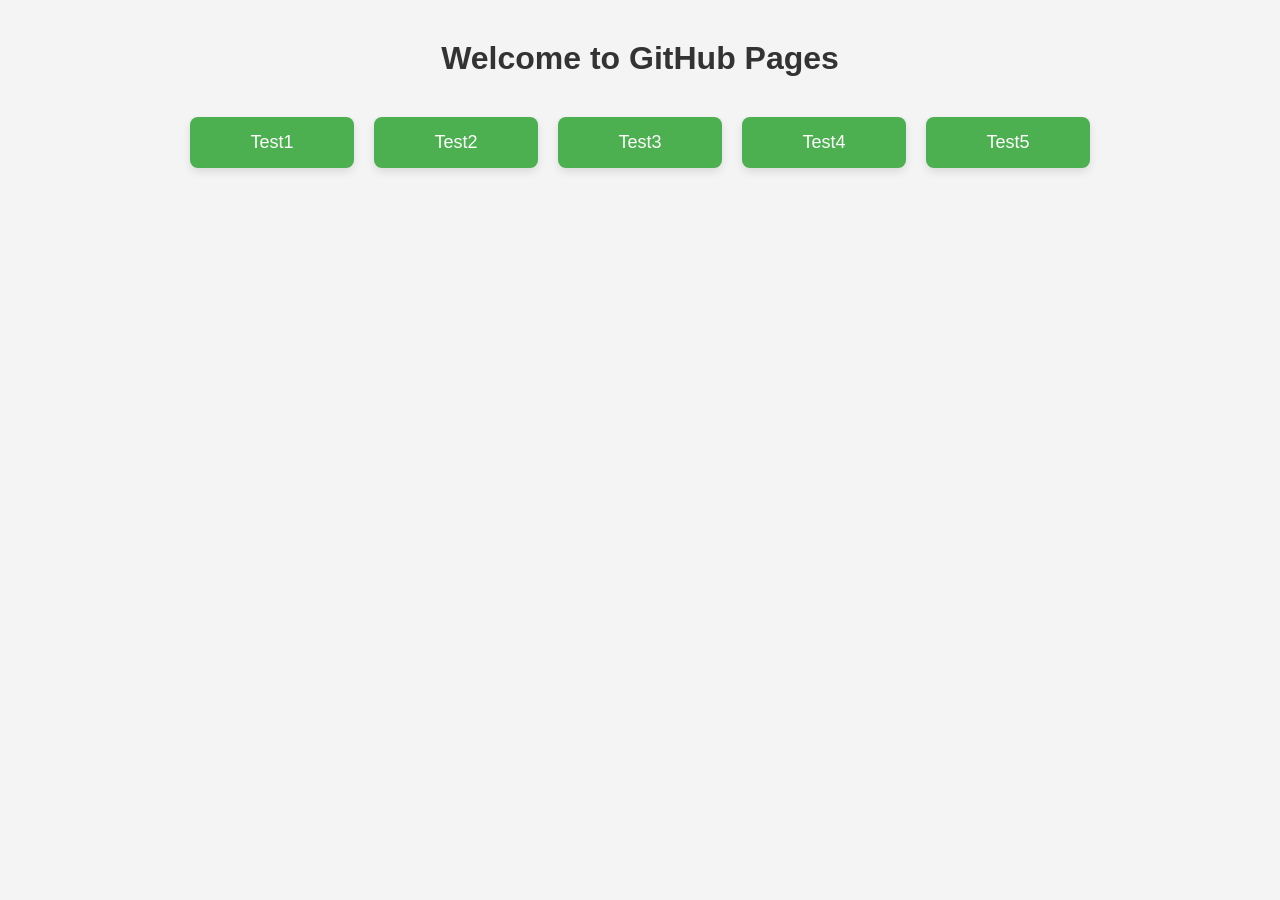
<file: index.html>
<!DOCTYPE html>
<html lang="en">
<head>
    <meta charset="UTF-8">
    <meta name="viewport" content="width=device-width, initial-scale=1.0">
    <title>GitHub Pages Folders</title>
    <style>
        * {
            box-sizing: border-box;
            margin: 0;
            padding: 0;
        }

        body {
            font-family: Arial, sans-serif;
            background-color: #f4f4f4;
            text-align: center;
            padding: 40px 20px;
            min-height: 100vh;
        }

        h1 {
            color: #333;
            margin-bottom: 40px;
            font-size: clamp(1.4rem, 5vw, 2rem);
        }

        .button-container {
            display: flex;
            flex-wrap: wrap;
            justify-content: center;
            gap: 20px;
            max-width: 900px;
            margin: 0 auto;
        }

        .button {
            background-color: #4CAF50;
            color: white;
            padding: 15px 30px;
            text-align: center;
            text-decoration: none;
            font-size: clamp(14px, 3vw, 18px);
            border-radius: 8px;
            box-shadow: 0 4px 8px rgba(0, 0, 0, 0.1);
            transition: all 0.3s ease;
            flex: 1 1 120px;
            max-width: 200px;
        }

        .button:hover {
            background-color: #45a049;
            transform: translateY(-3px);
        }

        .button:active {
            background-color: #3e8e41;
            transform: translateY(1px);
        }

        /* Tablet */
        @media (max-width: 768px) {
            body {
                padding: 30px 16px;
            }

            .button {
                flex: 1 1 calc(50% - 20px);
                max-width: calc(50% - 10px);
            }
        }

        /* Mobile */
        @media (max-width: 480px) {
            body {
                padding: 24px 12px;
            }

            .button {
                flex: 1 1 100%;
                max-width: 100%;
            }
        }
    </style>
</head>
<body>
    <h1>Welcome to GitHub Pages</h1>
    <div class="button-container">
        <a href="./Test1/index.html" class="button">Test1</a>
        <a href="./Test2/index.html" class="button">Test2</a>
        <a href="./Test3/index.html" class="button">Test3</a>
        <a href="./Test4/index.html" class="button">Test4</a>
        <a href="./Test5/index.html" class="button">Test5</a>
    </div>
</body>
</html>
</file>
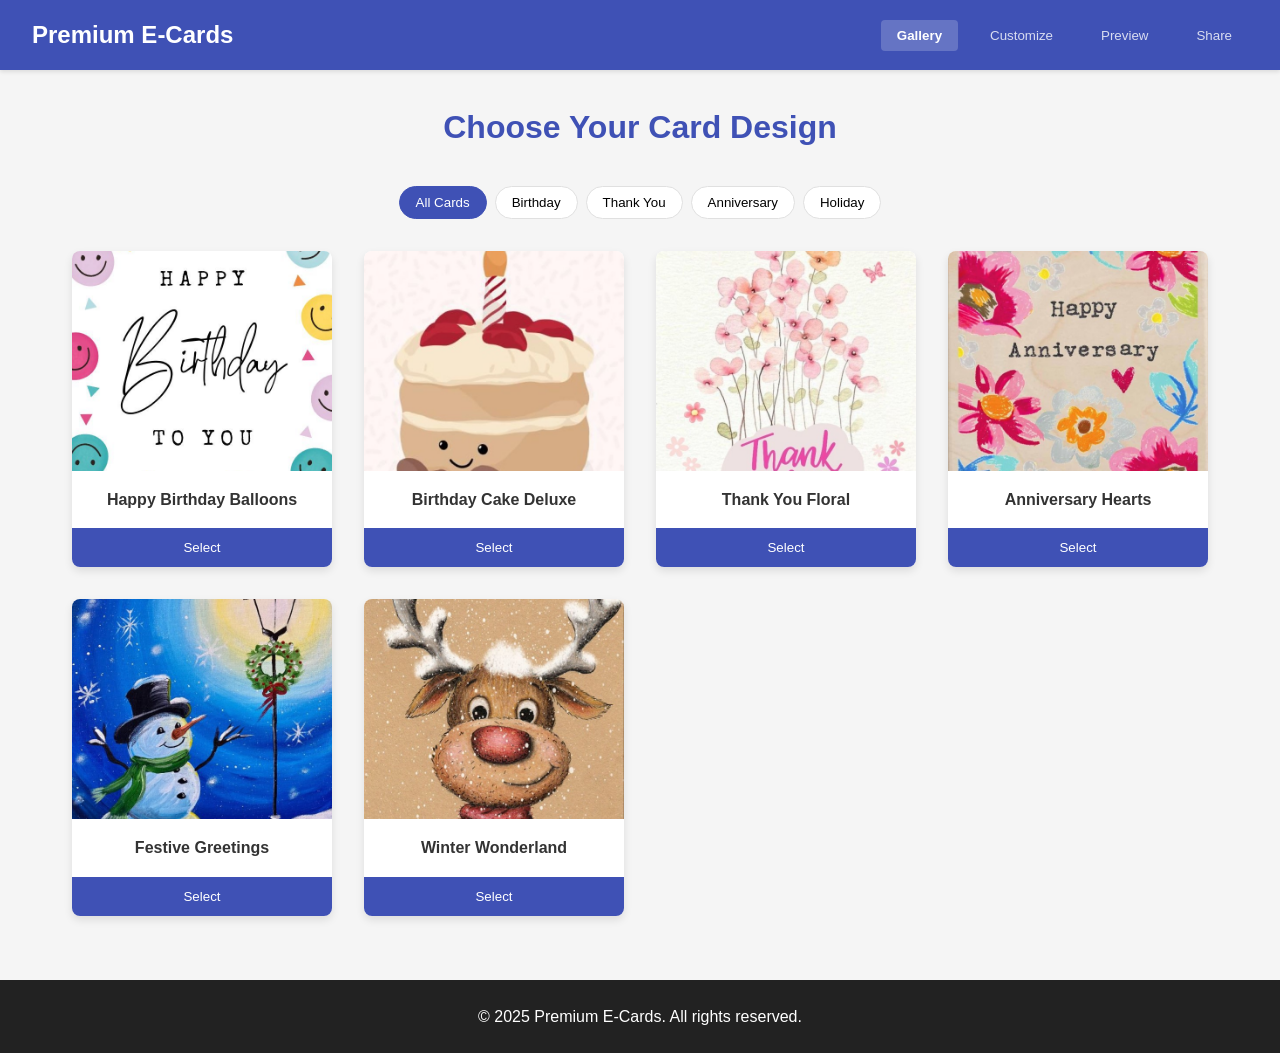
<file: Test1/index.html>
<!DOCTYPE html>
<html lang="en">

<head>
    <meta charset="UTF-8">
    <meta name="viewport" content="width=device-width, initial-scale=1.0">
    <title>Premium E-Card Creator</title>
    <link rel="stylesheet" href="styles.css">
    <link rel="manifest" href="manifest.json">
    <meta name="theme-color" content="#f8f9fa">
    <link rel="icon" href="images/icon-192x192.png">
    <link rel="stylesheet" href="https://cdnjs.cloudflare.com/ajax/libs/font-awesome/6.0.0-beta3/css/all.min.css">
</head>

<body>
    <div class="app-container">
        <!-- Header -->
        <header class="app-header">
            <div class="logo">
                <h1>Premium E-Cards</h1>
            </div>
            <nav class="main-nav">
                <button id="gallery-btn" class="nav-btn active">Gallery</button>
                <button id="customize-btn" class="nav-btn">Customize</button>
                <button id="preview-btn" class="nav-btn">Preview</button>
                <button id="share-btn" class="nav-btn">Share</button>
            </nav>
        </header>

        <!-- Main Content Area -->
        <main class="main-content">
            <!-- Card Gallery Selection -->
            <section id="gallery-section" class="section active">
                <h2>Choose Your Card Design</h2>
                <div class="card-categories">
                    <button class="category-btn active" data-category="all">All Cards</button>
                    <button class="category-btn" data-category="birthday">Birthday</button>
                    <button class="category-btn" data-category="thank-you">Thank You</button>
                    <button class="category-btn" data-category="anniversary">Anniversary</button>
                    <button class="category-btn" data-category="holiday">Holiday</button>
                </div>
                <div class="cards-grid">
                    <div class="card-template" data-id="1" data-category="birthday">
                        <div class="card-preview">
                            <img src="images/cards/birthday1.jpg" alt="Birthday Card 1">
                        </div>
                        <h3>Happy Birthday Balloons</h3>
                        <button class="select-card-btn">Select</button>
                    </div>
                    <div class="card-template" data-id="2" data-category="birthday">
                        <div class="card-preview">
                            <img src="images/cards/birthday2.jpg" alt="Birthday Card 2">
                        </div>
                        <h3>Birthday Cake Deluxe</h3>
                        <button class="select-card-btn">Select</button>
                    </div>
                    <div class="card-template" data-id="3" data-category="thank-you">
                        <div class="card-preview">
                            <img src="images/cards/thankyou1.jpg" alt="Thank You Card 1">
                        </div>
                        <h3>Thank You Floral</h3>
                        <button class="select-card-btn">Select</button>
                    </div>
                    <div class="card-template" data-id="4" data-category="anniversary">
                        <div class="card-preview">
                            <img src="images/cards/anniversary1.jpg" alt="Anniversary Card 1">
                        </div>
                        <h3>Anniversary Hearts</h3>
                        <button class="select-card-btn">Select</button>
                    </div>
                    <div class="card-template" data-id="5" data-category="holiday">
                        <div class="card-preview">
                            <img src="images/cards/holiday1.jpg" alt="Holiday Card 1">
                        </div>
                        <h3>Festive Greetings</h3>
                        <button class="select-card-btn">Select</button>
                    </div>
                    <div class="card-template" data-id="6" data-category="holiday">
                        <div class="card-preview">
                            <img src="images/cards/holiday2.jpg" alt="Holiday Card 2">
                        </div>
                        <h3>Winter Wonderland</h3>
                        <button class="select-card-btn">Select</button>
                    </div>
                </div>
            </section>

            <!-- Customization Section -->
            <section id="customize-section" class="section">
                <h2>Personalize Your Card</h2>
                <div class="customization-container">
                    <div class="card-preview-panel">
                        <div class="card-preview-container">
                            <div class="card-preview-pages">
                                <div class="preview-page front-cover active">
                                    <div id="front-cover-preview"></div>
                                </div>
                                <div class="preview-page inside-left">
                                    <div id="inside-left-preview"></div>
                                </div>
                                <div class="preview-page inside-right">
                                    <div id="inside-right-preview"></div>
                                </div>
                                <div class="preview-page back-cover">
                                    <div id="back-cover-preview"></div>
                                </div>
                            </div>
                            <div class="preview-controls">
                                <button id="prev-page" class="preview-control-btn"><i
                                        class="fas fa-chevron-left"></i></button>
                                <div class="page-indicator">
                                    <span id="current-page">1</span>/<span id="total-pages">4</span>
                                </div>
                                <button id="next-page" class="preview-control-btn"><i
                                        class="fas fa-chevron-right"></i></button>
                            </div>
                        </div>
                    </div>
                    <div class="customization-options">
                        <div class="customization-panel">
                            <h3>Card Content</h3>
                            <div class="form-group">
                                <label for="recipient-name">To:</label>
                                <input type="text" id="recipient-name" placeholder="Recipient's Name">
                            </div>
                            <div class="form-group">
                                <label for="card-message">Your Message:</label>
                                <textarea id="card-message"
                                    placeholder="Write your personal message here..."></textarea>
                            </div>
                            <div class="form-group">
                                <label for="sender-name">From:</label>
                                <input type="text" id="sender-name" placeholder="Your Name">
                            </div>
                            <h3>Card Style</h3>
                            <div class="form-group">
                                <label for="font-family">Font Style:</label>
                                <select id="font-family">
                                    <option value="Arial, sans-serif">Modern</option>
                                    <option value="'Times New Roman', serif">Classic</option>
                                    <option value="'Brush Script MT', cursive">Handwritten</option>
                                    <option value="'Comic Sans MS', cursive">Fun</option>
                                </select>
                            </div>
                            <div class="form-group">
                                <label for="text-color">Text Color:</label>
                                <input type="color" id="text-color" value="#000000">
                            </div>
                            <!-- Add to index.html in the customization-panel section -->
                            <div class="form-group">
                                <label for="custom-image">Upload Custom Image:</label>
                                <input type="file" id="custom-image" accept="image/*">
                                <button id="use-custom-image" class="secondary-btn">Use Custom Image</button>
                            </div>
                            <!-- In the customization-panel section of index.html -->
                            <div class="form-group" style="text-align: center; margin-top: 1rem;">
                                <button id="save-card" class="primary-btn" style="width: 100%;">Save Card
                                    Design</button>
                            </div>
                        </div>
                    </div>
                </div>
            </section>

            <!-- Preview Section - Realistic Card & Envelope -->
            <section id="preview-section" class="section">
                <h2>Preview Your Card</h2>
                <div class="card-experience-container">
                    <div class="envelope-container">
                        <div class="envelope">
                            <div class="envelope-front">
                                <div class="envelope-design">
                                    <div class="stamp">
                                        <img src="images/stamp.png" alt="Stamp">
                                    </div>
                                    <div class="address-lines">
                                        <span id="envelope-recipient">To: Someone Special</span>
                                    </div>
                                    <div class="postmark"></div>
                                </div>
                            </div>
                            <div class="envelope-flap"></div>
                            <div class="envelope-back"></div>
                            <div class="card-content">
                                <div class="card-book">
                                    <div class="card-page cover">
                                        <div id="card-cover-content"></div>
                                    </div>
                                    <div class="card-page inside-left">
                                        <div id="card-inside-left"></div>
                                    </div>
                                    <div class="card-page inside-right">
                                        <div class="message-container">
                                            <p class="message-to">Dear <span id="message-recipient">Someone
                                                    Special</span>,</p>
                                            <p id="message-content" class="message-content">Your personalized message
                                                will appear here.</p>
                                            <p class="message-from">With love,<br><span id="message-sender">Your
                                                    Name</span></p>
                                        </div>
                                    </div>
                                    <div class="card-page back-cover">
                                        <div id="card-back-content">
                                            <div class="logo-small">Premium E-Cards</div>
                                        </div>
                                    </div>
                                </div>
                            </div>
                        </div>
                        <div class="preview-instructions">
                            <p>Click the envelope to open it</p>
                        </div>
                    </div>
                    <div class="preview-controls">
                        <button id="reset-preview" class="secondary-btn">Reset Preview</button>
                        <button id="go-to-share" class="primary-btn">Continue to Share</button>
                    </div>
                </div>
            </section>

            <!-- Share Section -->
            <section id="share-section" class="section">
                <h2>Share Your Card</h2>
                <div class="share-container">
                    <div class="share-preview">
                        <div class="share-card-thumbnail" id="share-thumbnail"></div>
                        <div class="share-card-info">
                            <h3>Your E-Card is Ready!</h3>
                            <p>Send this special greeting to <span id="share-recipient">Someone Special</span></p>
                        </div>
                    </div>
                    <div class="share-options">
                        <div class="share-link-container">
                            <p>Share via link:</p>
                            <div class="share-link-input">
                                <input type="text" id="share-link" readonly>
                                <button id="copy-link" class="copy-btn"><i class="fas fa-copy"></i></button>
                            </div>
                        </div>
                        <div class="share-social">
                            <p>Share via social media:</p>
                            <div class="social-buttons">
                                <button class="social-btn email"><i class="fas fa-envelope"></i> Email</button>
                                <button class="social-btn whatsapp"><i class="fab fa-whatsapp"></i> WhatsApp</button>
                                <button class="social-btn facebook"><i class="fab fa-facebook-f"></i> Facebook</button>
                                <button class="social-btn twitter"><i class="fab fa-twitter"></i> Twitter</button>
                            </div>
                        </div>
                        <div class="or-divider">
                            <span>OR</span>
                        </div>
                        <div class="create-new">
                            <button id="create-new-card" class="primary-btn">Create a New Card</button>
                        </div>
                    </div>
                </div>
            </section>
        </main>

        <!-- Footer -->
        <footer class="app-footer">
            <p>&copy; 2025 Premium E-Cards. All rights reserved.</p>
        </footer>
    </div>

    <script src="app.js"></script>
    <script>
        // Register service worker for PWA
        if ('serviceWorker' in navigator) {
            navigator.serviceWorker.register('sw.js')
                .then(reg => console.log('Service Worker registered', reg))
                .catch(err => console.log('Service Worker registration failed', err));
        }
    </script>
</body>

</html>
</file>
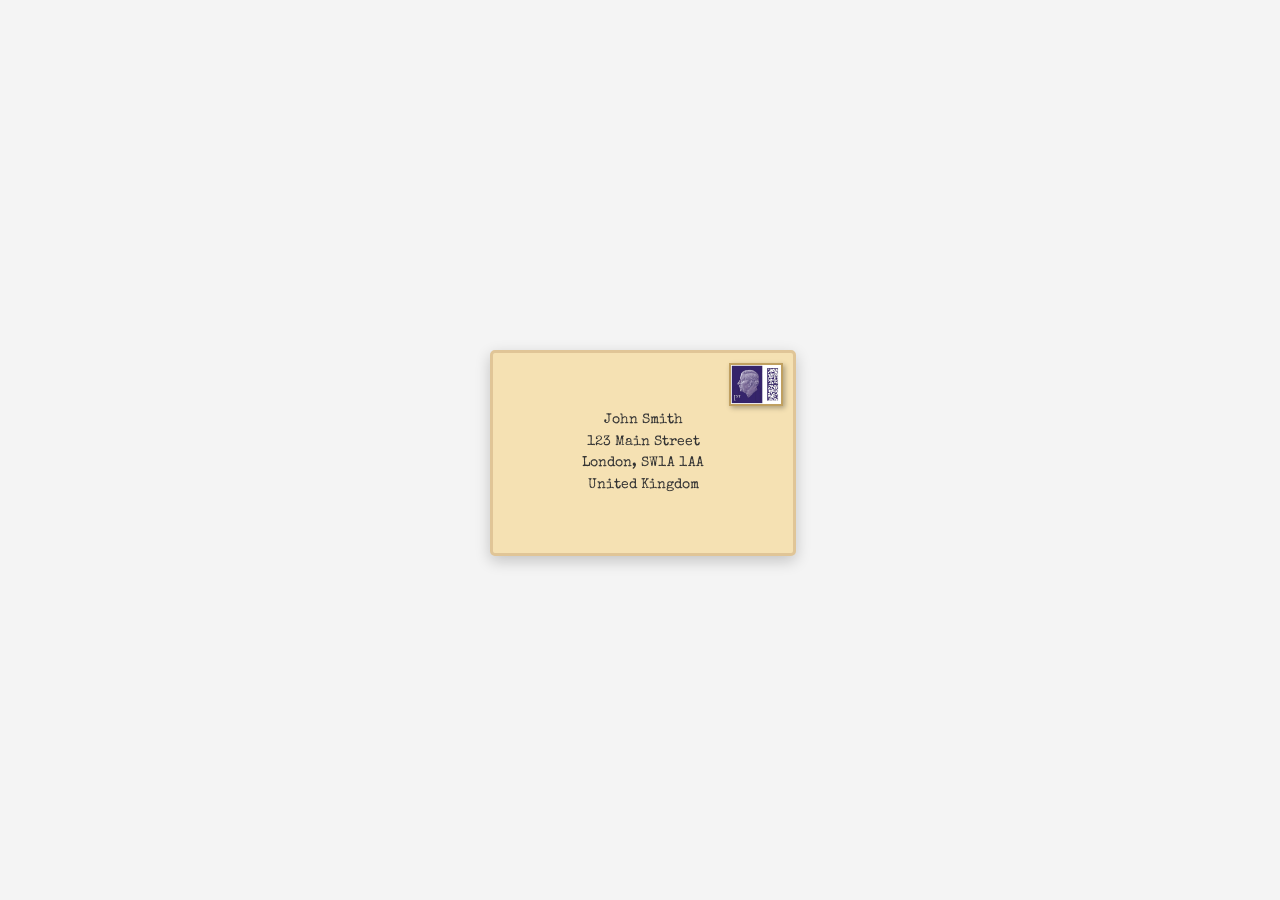
<file: Test2/index.html>
<!DOCTYPE html>
<html lang="en">
<head>
    <meta charset="UTF-8">
    <meta name="viewport" content="width=device-width, initial-scale=1.0">
    <title>Flip & Open Envelope</title>
    <!-- Add Google Font -->
    <link rel="stylesheet" href="https://fonts.googleapis.com/css2?family=Special+Elite&display=swap">
    <style>
        body {
            display: flex;
            justify-content: center;
            align-items: center;
            height: 100vh;
            background-color: #f4f4f4;
            margin: 0;
            perspective: 1000px;
        }

        .container {
            position: relative;
            width: 300px;
            height: 200px;
            cursor: pointer;
        }

        /* Envelope Wrapper (Handles Flip Animation) */
        .flip-container {
            width: 100%;
            height: 100%;
            transform-style: preserve-3d;
            transition: transform 1s ease-in-out;
        }

        /* Flipped State */
        .flipped {
            transform: rotateY(180deg);
        }

        /* Envelope (Front and Back Faces) */
        .envelope, .envelope-back {
            position: absolute;
            width: 100%;
            height: 100%;
            background: #f5e1b3; /* Cream color */
            border-radius: 5px;
            box-shadow: 0 5px 15px rgba(0, 0, 0, 0.2);
            border: 3px solid #e0c597; /* Outline */
            backface-visibility: hidden;
            display: flex;
            justify-content: center;
            align-items: center;
        }

        /* Front Side with Stamp */
        .envelope {
            display: flex;
            justify-content: center;
            align-items: center;
        }

        .stamp {
            position: absolute;
            top: 10px;
            right: 10px;
            width: 50px;
            height: auto;
            border: 2px solid #c0a060;
            box-shadow: 2px 2px 5px rgba(0, 0, 0, 0.3);
        }

        /* Address styling */
        .address {
            position: absolute;
            left: 50%;
            top: 50%;
            transform: translate(-50%, -50%);
            text-align: center;
            font-family: 'Special Elite', cursive;
            font-size: 14px;
            color: #333;
            line-height: 1.4;
        }

        .address p {
            margin: 2px 0;
        }

        /* Back Side with Flap */
        .envelope-back {
            transform: rotateY(180deg);
        }

        .flap {
            position: absolute;
            width: 100%;
            height: 100px;
            background: #e3c998;
            top: 0;
            transform-origin: top;
            transition: transform 1s ease-in-out;
            clip-path: polygon(0 0, 100% 0, 50% 100%);
            border-bottom: 3px solid #d1b48c;
        }

        /* E-Card */
        .ecard-container {
            position: fixed;
            top: 50%;
            left: 50%;
            transform: translate(-50%, -50%) scale(0.5);
            opacity: 0;
            transition: transform 0.8s ease-in-out, opacity 0.8s;
            z-index: 10;
            max-width: 100%;
            max-height: 100%;
            cursor: pointer;
        }

        .ecard-container img {
            width: auto;
            height: auto;
            max-width: 90vw;
            max-height: 90vh;
            display: block;
        }

        /* Greeting Message */
        .greeting-container {
            position: fixed;
            top: 50%;
            left: 50%;
            transform: translate(-50%, -50%);
            background-color: #fff;
            padding: 20px;
            border-radius: 10px;
            box-shadow: 0 10px 25px rgba(0, 0, 0, 0.3);
            opacity: 0;
            transition: opacity 0.5s ease-in-out;
            z-index: 20;
            font-family: 'Special Elite', cursive;
            text-align: center;
            /* Same dimensions as e-card will be maintained via JS */
            display: flex;
            flex-direction: column;
            justify-content: center;
        }

        .greeting-message {
            font-size: 20px;
            margin-bottom: 20px;
            line-height: 1.5;
        }

        .close-greeting {
            display: inline-block;
            padding: 8px 16px;
            background-color: #e0c597;
            color: #333;
            border: none;
            border-radius: 5px;
            cursor: pointer;
            font-family: 'Special Elite', cursive;
            transition: background-color 0.3s;
            margin-top: auto;
        }

        .close-greeting:hover {
            background-color: #d1b48c;
        }

        /* Open animation */
        .envelope-back.open .flap {
            transform: rotateX(180deg);
        }

        .envelope-back.open + .ecard-container {
            opacity: 1;
            transform: translate(-50%, -50%) scale(1);
        }

        .show-greeting {
            opacity: 1;
        }
    </style>
</head>
<body>

    <div class="container" onclick="flipEnvelope()">
        <div class="flip-container">
            <!-- Front Side -->
            <div class="envelope">
                <img class="stamp" src="stamp.png" alt="UK Stamp">
                <div class="address">
                    <p>John Smith</p>
                    <p>123 Main Street</p>
                    <p>London, SW1A 1AA</p>
                    <p>United Kingdom</p>
                </div>
            </div>
            <!-- Back Side -->
            <div class="envelope-back" onclick="openEnvelope(event)">
                <div class="flap"></div>
            </div>
        </div>
    </div>

    <div class="ecard-container" onclick="showGreeting()">
        <img src="ecard.png" alt="E-Card" id="ecardImage">
    </div>

    <div class="greeting-container" id="greetingContainer">
        <div class="greeting-message">
            Wishing you joy and happiness during this special season!<br>
            May your days be merry and bright.
        </div>
        <button class="close-greeting" onclick="closeGreeting()">Close</button>
    </div>

    <script>
        let isFlipped = false;

        function flipEnvelope() {
            if (!isFlipped) {
                document.querySelector('.flip-container').classList.add('flipped');
                isFlipped = true;
            }
        }

        function openEnvelope(event) {
            event.stopPropagation();
            document.querySelector('.envelope-back').classList.add('open');
            document.querySelector('.ecard-container').style.opacity = "1";
            document.querySelector('.ecard-container').style.transform = "translate(-50%, -50%) scale(1)";
        }

        function showGreeting() {
            // Get the dimensions of the e-card image
            const ecardImage = document.getElementById('ecardImage');
            const greetingContainer = document.getElementById('greetingContainer');
            
            // Set the greeting container to match e-card dimensions
            greetingContainer.style.width = ecardImage.offsetWidth + 'px';
            greetingContainer.style.height = ecardImage.offsetHeight + 'px';
            
            // Show the greeting
            greetingContainer.classList.add('show-greeting');
        }

        function closeGreeting() {
            // Refresh the page completely
            window.location.reload();
        }
    </script>

</body>
</html>
</file>
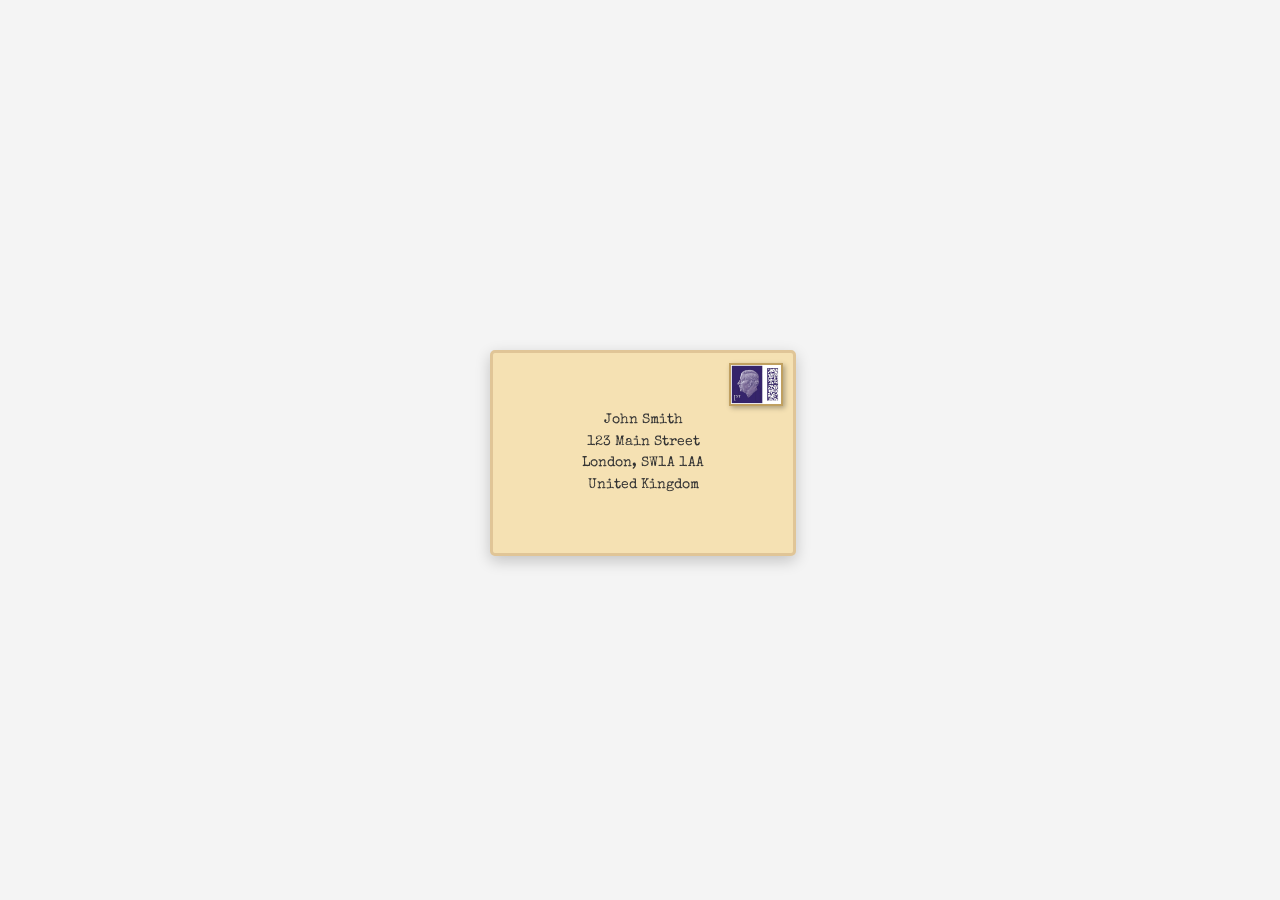
<file: Test3/index.html>
<!DOCTYPE html>
<html lang="en">
<head>
    <meta charset="UTF-8">
    <meta name="viewport" content="width=device-width, initial-scale=1.0">
    <title>Flip & Open Envelope</title>
    <!-- Add Google Font -->
    <link rel="stylesheet" href="https://fonts.googleapis.com/css2?family=Special+Elite&display=swap">
    <style>
        body {
            display: flex;
            justify-content: center;
            align-items: center;
            height: 100vh;
            background-color: #f4f4f4;
            margin: 0;
            perspective: 1000px;
        }

        .container {
            position: relative;
            width: 300px;
            height: 200px;
            cursor: pointer;
        }

        /* Envelope Wrapper (Handles Flip Animation) */
        .flip-container {
            width: 100%;
            height: 100%;
            transform-style: preserve-3d;
            transition: transform 1s ease-in-out;
        }

        /* Flipped State */
        .flipped {
            transform: rotateY(180deg);
        }

        /* Envelope (Front and Back Faces) */
        .envelope, .envelope-back {
            position: absolute;
            width: 100%;
            height: 100%;
            background: #f5e1b3; /* Cream color */
            border-radius: 5px;
            box-shadow: 0 5px 15px rgba(0, 0, 0, 0.2);
            border: 3px solid #e0c597; /* Outline */
            backface-visibility: hidden;
            display: flex;
            justify-content: center;
            align-items: center;
        }

        /* Front Side with Stamp */
        .envelope {
            display: flex;
            justify-content: center;
            align-items: center;
        }

        .stamp {
            position: absolute;
            top: 10px;
            right: 10px;
            width: 50px;
            height: auto;
            border: 2px solid #c0a060;
            box-shadow: 2px 2px 5px rgba(0, 0, 0, 0.3);
        }

        /* Address styling */
        .address {
            position: absolute;
            left: 50%;
            top: 50%;
            transform: translate(-50%, -50%);
            text-align: center;
            font-family: 'Special Elite', cursive;
            font-size: 14px;
            color: #333;
            line-height: 1.4;
        }

        .address p {
            margin: 2px 0;
        }

        /* Back Side with Flap */
        .envelope-back {
            transform: rotateY(180deg);
        }

        .flap {
            position: absolute;
            width: 100%;
            height: 100px;
            background: #e3c998;
            top: 0;
            transform-origin: top;
            transition: transform 1s ease-in-out;
            clip-path: polygon(0 0, 100% 0, 50% 100%);
            border-bottom: 3px solid #d1b48c;
        }

        /* E-Card */
        .ecard-container {
            position: fixed;
            top: 50%;
            left: 50%;
            transform: translate(-50%, -50%) scale(0.5);
            opacity: 0;
            transition: transform 0.8s ease-in-out, opacity 0.8s;
            z-index: 10;
            max-width: 100%;
            max-height: 100%;
        }

        .ecard-container img {
            width: auto;
            height: auto;
            max-width: 90vw;
            max-height: 90vh;
            display: block;
        }

        /* Open animation */
        .envelope-back.open .flap {
            transform: rotateX(180deg);
        }

        .envelope-back.open + .ecard-container {
            opacity: 1;
            transform: translate(-50%, -50%) scale(1);
        }
    </style>
</head>
<body>

    <div class="container" onclick="flipEnvelope()">
        <div class="flip-container">
            <!-- Front Side -->
            <div class="envelope">
                <img class="stamp" src="stamp.png" alt="UK Stamp">
                <div class="address">
                    <p>John Smith</p>
                    <p>123 Main Street</p>
                    <p>London, SW1A 1AA</p>
                    <p>United Kingdom</p>
                </div>
            </div>
            <!-- Back Side -->
            <div class="envelope-back" onclick="openEnvelope(event)">
                <div class="flap"></div>
            </div>
        </div>
    </div>

    <div class="ecard-container">
        <img src="ecard.png" alt="E-Card">
    </div>

    <script>
        let isFlipped = false;

        function flipEnvelope() {
            if (!isFlipped) {
                document.querySelector('.flip-container').classList.add('flipped');
                isFlipped = true;
            }
        }

        function openEnvelope(event) {
            event.stopPropagation();
            document.querySelector('.envelope-back').classList.add('open');
            document.querySelector('.ecard-container').style.opacity = "1";
            document.querySelector('.ecard-container').style.transform = "translate(-50%, -50%) scale(1)";
        }
    </script>

</body>
</html>
</file>
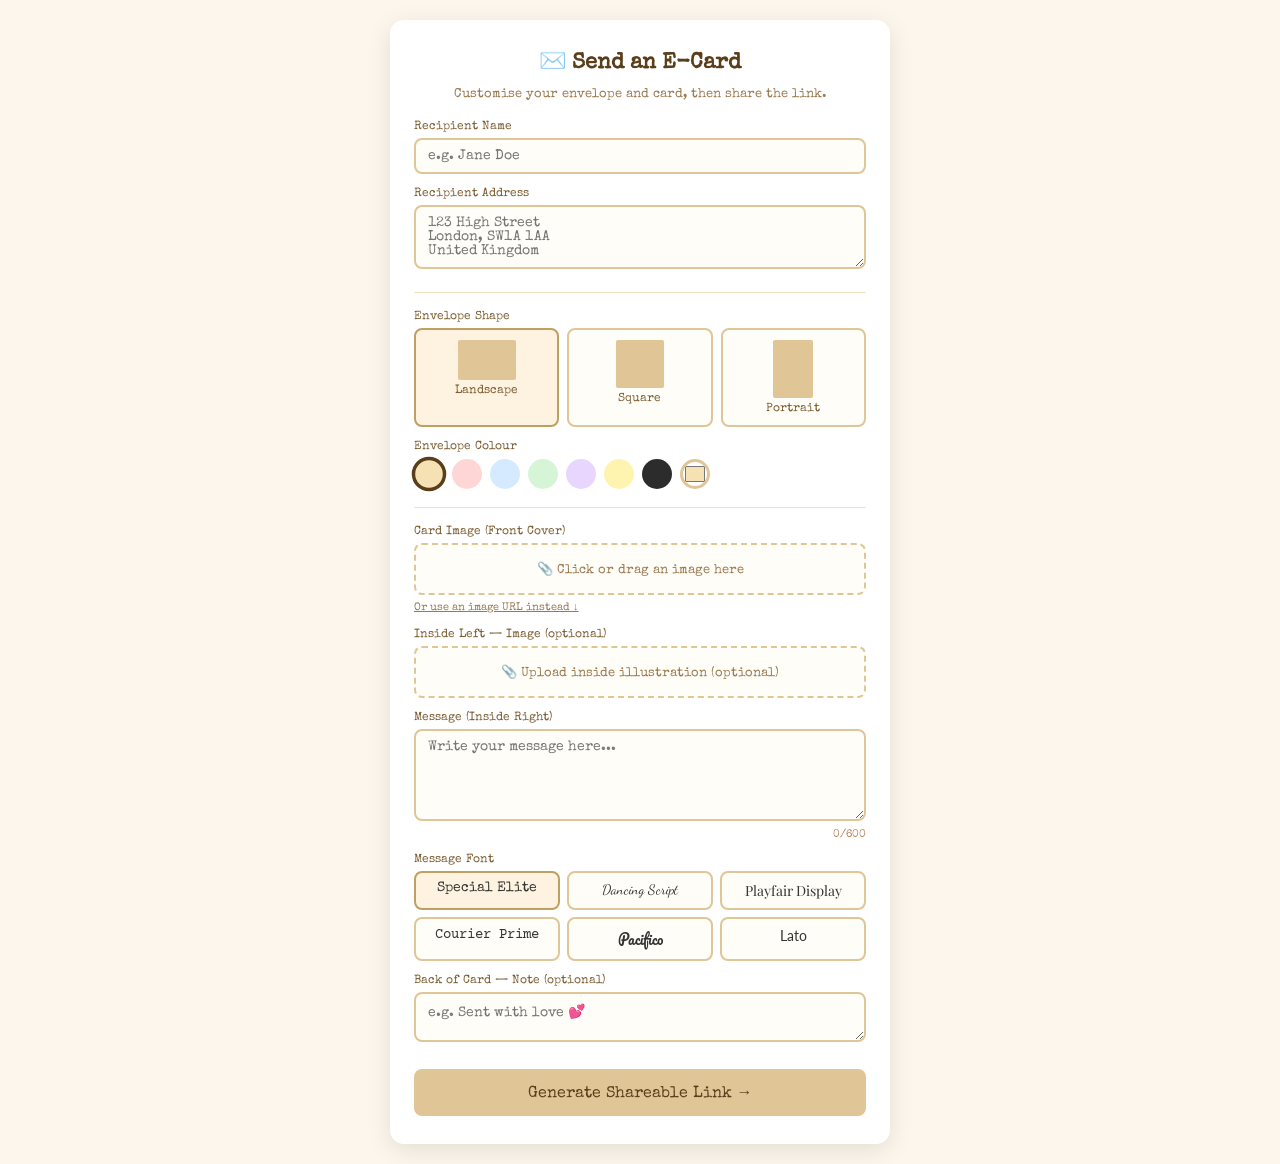
<file: Test4/index.html>
<!DOCTYPE html>
<html lang="en">
<head>
<meta charset="UTF-8">
<meta name="viewport" content="width=device-width, initial-scale=1.0">
<title>Send an E-Card</title>
<link rel="stylesheet" href="https://fonts.googleapis.com/css2?family=Special+Elite&family=Dancing+Script&family=Playfair+Display&family=Courier+Prime&family=Pacifico&family=Lato&display=swap">
<style>
*{box-sizing:border-box}
body{font-family:'Special Elite',cursive;background:#fdf6ec;margin:0;padding:20px;display:flex;justify-content:center}
.wrap{background:#fff;border-radius:14px;box-shadow:0 6px 24px rgba(0,0,0,.1);padding:28px 24px;width:100%;max-width:500px}
h1{font-size:22px;color:#5a3e1b;margin:0 0 4px;text-align:center}
.sub{text-align:center;color:#9a7a50;font-size:13px;margin-bottom:20px}
label{display:block;font-size:12px;color:#7a5c30;margin:14px 0 5px}
input[type=text],textarea,input[type=url],select{width:100%;padding:9px 12px;border:2px solid #e0c597;border-radius:8px;font-family:'Special Elite',cursive;font-size:14px;color:#333;background:#fffdf7;outline:none;resize:vertical}
input:focus,textarea:focus{border-color:#c0a060}
hr{border:none;border-top:1px solid #f0dfc0;margin:18px 0}

/* shape picker */
.shape-row{display:grid;grid-template-columns:repeat(3,1fr);gap:8px}
.shape-opt{border:2px solid #e0c597;border-radius:8px;padding:10px 6px;display:flex;flex-direction:column;align-items:center;gap:5px;font-size:12px;color:#7a5c30;cursor:pointer;background:#fffdf7;transition:.2s}
.shape-opt:hover,.shape-opt.on{border-color:#c0a060;background:#fdf3e0}
.shape-box{background:#e0c597;border-radius:2px}

/* colour */
.colour-row{display:flex;flex-wrap:wrap;gap:8px;margin-top:6px;align-items:center}
.swatch{width:30px;height:30px;border-radius:50%;cursor:pointer;border:3px solid transparent;transition:.2s;flex-shrink:0}
.swatch.on{border-color:#5a3e1b;transform:scale(1.15)}
#customCol{width:30px;height:30px;border-radius:50%;border:3px solid #e0c597;cursor:pointer;padding:0;background:none;-webkit-appearance:none}

/* font picker */
.font-row{display:grid;grid-template-columns:repeat(3,1fr);gap:7px}
.font-opt{border:2px solid #e0c597;border-radius:8px;padding:8px 6px;font-size:14px;color:#333;background:#fffdf7;text-align:center;cursor:pointer;transition:.2s}
.font-opt:hover,.font-opt.on{border-color:#c0a060;background:#fdf3e0}

/* upload */
.upload{border:2px dashed #e0c597;border-radius:8px;padding:16px;text-align:center;cursor:pointer;background:#fffdf7;position:relative;transition:.2s}
.upload:hover{border-color:#c0a060;background:#fdf3e0}
.upload input[type=file]{position:absolute;inset:0;opacity:0;cursor:pointer;width:100%;height:100%}
.upload-lbl{font-size:13px;color:#9a7a50;pointer-events:none}
.preview{margin-top:8px;max-width:100%;max-height:150px;border-radius:6px;display:none;border:2px solid #e0c597}
.url-tog{font-size:11px;color:#9a7a50;cursor:pointer;text-decoration:underline;margin-top:5px;display:inline-block}
.url-box{display:none;margin-top:6px}

/* char count */
.cc{font-size:11px;color:#b08050;text-align:right;margin-top:3px}

/* btn */
.btn{width:100%;margin-top:22px;padding:14px;background:#e0c597;color:#5a3e1b;border:none;border-radius:8px;font-family:'Special Elite',cursive;font-size:16px;cursor:pointer;transition:.2s}
.btn:hover{background:#c0a060}

/* result */
.result{display:none;margin-top:18px;background:#fdf3e0;border:2px solid #e0c597;border-radius:8px;padding:14px}
.result p{font-size:12px;color:#7a5c30;margin:0 0 8px}
.link-row{display:flex;gap:6px}
.link-row input{flex:1;padding:8px 10px;border:2px solid #e0c597;border-radius:6px;font-size:11px;font-family:monospace;color:#333;background:#fff;min-width:0}
.copy-btn{padding:8px 14px;background:#e0c597;border:none;border-radius:6px;font-family:'Special Elite',cursive;cursor:pointer;font-size:12px;color:#5a3e1b;white-space:nowrap;transition:.2s}
.copy-btn:hover{background:#c0a060}
.note{font-size:10px;color:#b08050;margin-top:6px}
</style>
</head>
<body>
<div class="wrap">
  <h1>✉️ Send an E-Card</h1>
  <p class="sub">Customise your envelope and card, then share the link.</p>

  <label>Recipient Name</label>
  <input type="text" id="rName" placeholder="e.g. Jane Doe" maxlength="60">

  <label>Recipient Address</label>
  <textarea id="rAddr" rows="3" placeholder="123 High Street&#10;London, SW1A 1AA&#10;United Kingdom" maxlength="300"></textarea>

  <hr>

  <label>Envelope Shape</label>
  <div class="shape-row">
    <div class="shape-opt on" data-shape="landscape" onclick="pickShape(this)">
      <div class="shape-box" style="width:58px;height:40px"></div>
      Landscape
    </div>
    <div class="shape-opt" data-shape="square" onclick="pickShape(this)">
      <div class="shape-box" style="width:48px;height:48px"></div>
      Square
    </div>
    <div class="shape-opt" data-shape="portrait" onclick="pickShape(this)">
      <div class="shape-box" style="width:40px;height:58px"></div>
      Portrait
    </div>
  </div>

  <label>Envelope Colour</label>
  <div class="colour-row">
    <div class="swatch on" data-c="#f5e1b3" style="background:#f5e1b3" onclick="pickSwatch(this)" title="Cream"></div>
    <div class="swatch" data-c="#ffd6d6" style="background:#ffd6d6" onclick="pickSwatch(this)" title="Blush"></div>
    <div class="swatch" data-c="#d6eaff" style="background:#d6eaff" onclick="pickSwatch(this)" title="Sky Blue"></div>
    <div class="swatch" data-c="#d6f5d6" style="background:#d6f5d6" onclick="pickSwatch(this)" title="Mint"></div>
    <div class="swatch" data-c="#e8d6ff" style="background:#e8d6ff" onclick="pickSwatch(this)" title="Lavender"></div>
    <div class="swatch" data-c="#fff3b0" style="background:#fff3b0" onclick="pickSwatch(this)" title="Buttercup"></div>
    <div class="swatch" data-c="#2c2c2c" style="background:#2c2c2c" onclick="pickSwatch(this)" title="Midnight"></div>
    <input type="color" id="customCol" value="#f5e1b3" title="Custom" onchange="pickCustom(this)">
  </div>

  <hr>

  <label>Card Image (Front Cover)</label>
  <div class="upload">
    <input type="file" accept="image/*" id="frontFile" onchange="handleFront(event)">
    <div class="upload-lbl">&#128206; Click or drag an image here</div>
  </div>
  <img id="frontPreview" class="preview" alt="preview">
  <span class="url-tog" onclick="toggleUrl(this,'urlBox1')">Or use an image URL instead ↓</span>
  <div id="urlBox1" class="url-box">
    <input type="url" id="frontUrl" placeholder="https://example.com/image.jpg" oninput="previewUrl()">
  </div>

  <label>Inside Left — Image (optional)</label>
  <div class="upload">
    <input type="file" accept="image/*" id="insideFile" onchange="handleInside(event)">
    <div class="upload-lbl">&#128206; Upload inside illustration (optional)</div>
  </div>
  <img id="insidePreview" class="preview" alt="inside preview">

  <label>Message (Inside Right)</label>
  <textarea id="msg" rows="5" placeholder="Write your message here..." maxlength="600" oninput="updateCC()"></textarea>
  <div class="cc"><span id="cc">0</span>/600</div>

  <label>Message Font</label>
  <div class="font-row">
    <div class="font-opt on" data-font="Special Elite" style="font-family:'Special Elite'" onclick="pickFont(this)">Special Elite</div>
    <div class="font-opt" data-font="Dancing Script" style="font-family:'Dancing Script'" onclick="pickFont(this)">Dancing Script</div>
    <div class="font-opt" data-font="Playfair Display" style="font-family:'Playfair Display'" onclick="pickFont(this)">Playfair Display</div>
    <div class="font-opt" data-font="Courier Prime" style="font-family:'Courier Prime'" onclick="pickFont(this)">Courier Prime</div>
    <div class="font-opt" data-font="Pacifico" style="font-family:'Pacifico'" onclick="pickFont(this)">Pacifico</div>
    <div class="font-opt" data-font="Lato" style="font-family:'Lato'" onclick="pickFont(this)">Lato</div>
  </div>

  <label>Back of Card — Note (optional)</label>
  <textarea id="backNote" rows="2" placeholder="e.g. Sent with love &#128149;" maxlength="200"></textarea>

  <button class="btn" onclick="generate()">Generate Shareable Link &rarr;</button>

  <div class="result" id="result">
    <p>&#127881; Your link is ready — share it with your recipient:</p>
    <div class="link-row">
      <input type="text" id="genLink" readonly>
      <button class="copy-btn" onclick="copyLink()">Copy</button>
    </div>
    <p class="note" id="resultNote"></p>
  </div>
</div>

<script>
var b64Front=null, b64Inside=null;
var selShape='landscape', selColour='#f5e1b3', selFont='Special Elite';

function updateCC(){document.getElementById('cc').textContent=document.getElementById('msg').value.length}
function toggleUrl(tog,boxId){var b=document.getElementById(boxId);b.style.display=b.style.display==='none'?'block':'none'}
function pickShape(el){document.querySelectorAll('.shape-opt').forEach(function(e){e.classList.remove('on')});el.classList.add('on');selShape=el.dataset.shape}
function pickFont(el){document.querySelectorAll('.font-opt').forEach(function(e){e.classList.remove('on')});el.classList.add('on');selFont=el.dataset.font}
function pickSwatch(el){document.querySelectorAll('.swatch').forEach(function(e){e.classList.remove('on')});el.classList.add('on');selColour=el.dataset.c}
function pickCustom(el){document.querySelectorAll('.swatch').forEach(function(e){e.classList.remove('on')});selColour=el.value}

function handleFront(e){
  var file=e.target.files[0];if(!file)return;
  var r=new FileReader();
  r.onload=function(ev){b64Front=ev.target.result;var p=document.getElementById('frontPreview');p.src=b64Front;p.style.display='block'};
  r.readAsDataURL(file);
}
function handleInside(e){
  var file=e.target.files[0];if(!file)return;
  var r=new FileReader();
  r.onload=function(ev){b64Inside=ev.target.result;var p=document.getElementById('insidePreview');p.src=b64Inside;p.style.display='block'};
  r.readAsDataURL(file);
}
function previewUrl(){
  var url=document.getElementById('frontUrl').value;
  if(url){document.getElementById('frontPreview').src=url;document.getElementById('frontPreview').style.display='block';b64Front=null}
}

function generate(){
  var name=document.getElementById('rName').value.trim();
  var addr=document.getElementById('rAddr').value.trim();
  var msg=document.getElementById('msg').value.trim();
  var urlImg=document.getElementById('frontUrl').value.trim();
  var backNote=document.getElementById('backNote').value.trim();
  if(!name||!addr||!msg){alert('Please fill in name, address and message.');return}
  var imgSrc=b64Front||urlImg;
  if(!imgSrc){alert('Please upload a card image or provide an image URL.');return}
  var p=new URLSearchParams();
  p.set('n',name);p.set('a',addr);p.set('m',msg);p.set('i',imgSrc);
  p.set('sh',selShape);p.set('co',selColour);p.set('fo',selFont);
  if(b64Inside)p.set('ii',b64Inside);
  if(backNote)p.set('bn',backNote);
  var base=window.location.href.replace(/index\.html.*$/,'').replace(/\?.*$/,'');
  var link=base+'card.html?'+p.toString();
  document.getElementById('genLink').value=link;
  document.getElementById('result').style.display='block';
  document.getElementById('resultNote').textContent=b64Front
    ?'Tip: For shorter links, host your image online and use the URL option instead.'
    :'Great — using a hosted image URL keeps the link short and reliable.';
  document.getElementById('result').scrollIntoView({behavior:'smooth',block:'nearest'});
}
function copyLink(){
  navigator.clipboard.writeText(document.getElementById('genLink').value).then(function(){
    var b=document.querySelector('.copy-btn');b.textContent='Copied!';setTimeout(function(){b.textContent='Copy'},2000);
  });
}
</script>
</body>
</html>
</file>
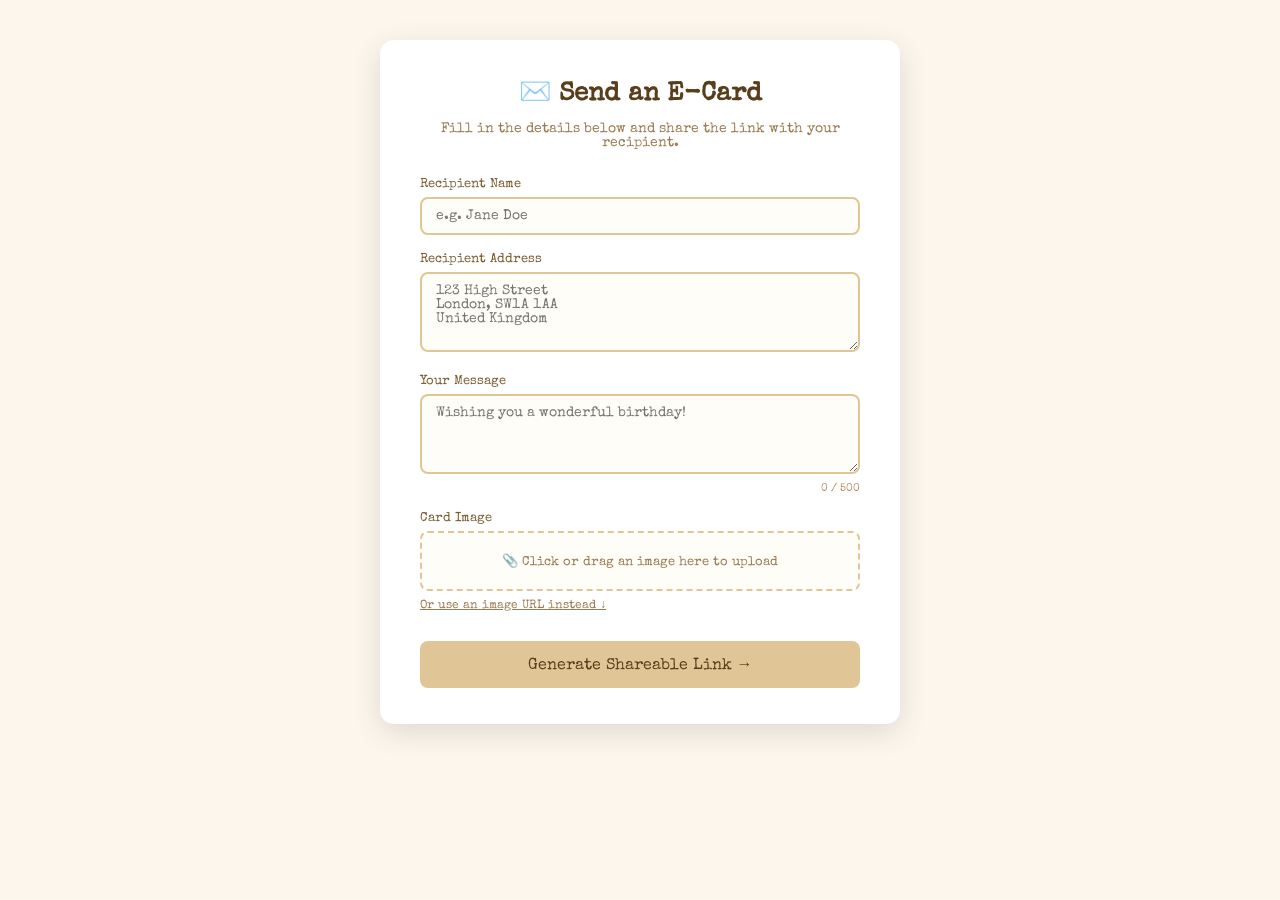
<file: Test5/index.html>
<!DOCTYPE html>
<html lang="en">
<head>
    <meta charset="UTF-8">
    <meta name="viewport" content="width=device-width, initial-scale=1.0">
    <title>Send an E-Card</title>
    <link rel="stylesheet" href="https://fonts.googleapis.com/css2?family=Special+Elite&display=swap">
    <style>
        * { box-sizing: border-box; }
        body {
            font-family: 'Special Elite', cursive;
            background: #fdf6ec;
            display: flex;
            justify-content: center;
            align-items: flex-start;
            min-height: 100vh;
            margin: 0;
            padding: 40px 20px;
        }
        .card {
            background: #fff;
            border-radius: 14px;
            box-shadow: 0 8px 30px rgba(0,0,0,0.12);
            padding: 36px 40px;
            width: 100%;
            max-width: 520px;
        }
        h1 { font-size: 26px; color: #5a3e1b; margin: 0 0 6px; text-align: center; }
        .subtitle { text-align: center; color: #9a7a50; font-size: 14px; margin-bottom: 28px; }
        label { display: block; font-size: 13px; color: #7a5c30; margin-bottom: 6px; margin-top: 18px; }
        input[type="text"], textarea, input[type="url"] {
            width: 100%; padding: 10px 14px; border: 2px solid #e0c597;
            border-radius: 8px; font-family: 'Special Elite', cursive;
            font-size: 14px; color: #333; background: #fffdf7;
            outline: none; transition: border-color 0.2s; resize: vertical;
        }
        input[type="text"]:focus, textarea:focus, input[type="url"]:focus { border-color: #c0a060; }
        .upload-area {
            border: 2px dashed #e0c597; border-radius: 8px; padding: 20px;
            text-align: center; cursor: pointer; background: #fffdf7;
            transition: border-color 0.2s, background 0.2s; position: relative;
        }
        .upload-area:hover { border-color: #c0a060; background: #fdf3e0; }
        .upload-area input[type="file"] {
            position: absolute; inset: 0; opacity: 0; cursor: pointer; width: 100%; height: 100%;
        }
        .upload-label { font-size: 13px; color: #9a7a50; pointer-events: none; }
        #preview { margin-top: 12px; max-width: 100%; max-height: 200px; border-radius: 8px; display: none; border: 2px solid #e0c597; }
        .url-toggle { font-size: 12px; color: #9a7a50; cursor: pointer; text-decoration: underline; margin-top: 6px; display: inline-block; }
        #urlInput { display: none; margin-top: 8px; }
        .btn {
            width: 100%; margin-top: 28px; padding: 14px; background: #e0c597;
            color: #5a3e1b; border: none; border-radius: 8px;
            font-family: 'Special Elite', cursive; font-size: 16px;
            cursor: pointer; transition: background 0.2s;
        }
        .btn:hover { background: #c0a060; }
        .result-box { display: none; margin-top: 22px; background: #fdf3e0; border: 2px solid #e0c597; border-radius: 8px; padding: 16px; }
        .result-box p { font-size: 13px; color: #7a5c30; margin: 0 0 10px; }
        .link-row { display: flex; gap: 8px; }
        .link-row input {
            flex: 1; padding: 8px 12px; border: 2px solid #e0c597;
            border-radius: 6px; font-size: 12px; color: #333; background: #fff; font-family: monospace;
        }
        .copy-btn {
            padding: 8px 16px; background: #e0c597; border: none; border-radius: 6px;
            font-family: 'Special Elite', cursive; cursor: pointer; font-size: 13px;
            color: #5a3e1b; transition: background 0.2s; white-space: nowrap;
        }
        .copy-btn:hover { background: #c0a060; }
        .note { font-size: 11px; color: #b08050; margin-top: 8px; }
        .char-count { font-size: 11px; color: #b08050; text-align: right; margin-top: 4px; }
        .warning { color: #c0392b; font-size: 12px; margin-top: 6px; display: none; }
    </style>
</head>
<body>
<div class="card">
    <h1>✉️ Send an E-Card</h1>
    <p class="subtitle">Fill in the details below and share the link with your recipient.</p>

    <label>Recipient Name</label>
    <input type="text" id="recipientName" placeholder="e.g. Jane Doe" maxlength="60">

    <label>Recipient Address</label>
    <textarea id="address" rows="4" placeholder="123 High Street&#10;London, SW1A 1AA&#10;United Kingdom" maxlength="300"></textarea>

    <label>Your Message</label>
    <textarea id="message" rows="4" placeholder="Wishing you a wonderful birthday!" maxlength="500" oninput="updateCount()"></textarea>
    <div class="char-count"><span id="charCount">0</span> / 500</div>

    <label>Card Image</label>
    <div class="upload-area">
        <input type="file" accept="image/*" id="fileInput" onchange="handleFile(event)">
        <div class="upload-label">📎 Click or drag an image here to upload</div>
    </div>
    <img id="preview" alt="Image preview">
    <div class="warning" id="sizeWarning">⚠️ Image is large (&gt;200KB). The link may be very long — consider using a URL instead.</div>
    <span class="url-toggle" onclick="toggleUrl()">Or use an image URL instead ↓</span>
    <div id="urlInput">
        <input type="url" id="imageUrl" placeholder="https://example.com/image.jpg" oninput="previewUrl()">
    </div>

    <button class="btn" onclick="generateLink()">Generate Shareable Link →</button>

    <div class="result-box" id="resultBox">
        <p>🎉 Your link is ready! Share it with your recipient:</p>
        <div class="link-row">
            <input type="text" id="generatedLink" readonly>
            <button class="copy-btn" onclick="copyLink()">Copy</button>
        </div>
        <p class="note" id="sizeNote"></p>
    </div>
</div>

<script>
    let base64Image = null;

    function updateCount() {
        document.getElementById('charCount').textContent = document.getElementById('message').value.length;
    }

    function toggleUrl() {
        const el = document.getElementById('urlInput');
        el.style.display = el.style.display === 'none' ? 'block' : 'none';
    }

    function handleFile(e) {
        const file = e.target.files[0];
        if (!file) return;
        const reader = new FileReader();
        reader.onload = function(ev) {
            base64Image = ev.target.result;
            const preview = document.getElementById('preview');
            preview.src = base64Image;
            preview.style.display = 'block';
            const warn = document.getElementById('sizeWarning');
            warn.style.display = file.size > 200000 ? 'block' : 'none';
        };
        reader.readAsDataURL(file);
    }

    function previewUrl() {
        const url = document.getElementById('imageUrl').value;
        const preview = document.getElementById('preview');
        if (url) {
            preview.src = url;
            preview.style.display = 'block';
            base64Image = null;
            document.getElementById('sizeWarning').style.display = 'none';
        }
    }

    function generateLink() {
        const name = document.getElementById('recipientName').value.trim();
        const address = document.getElementById('address').value.trim();
        const message = document.getElementById('message').value.trim();
        const imageUrl = document.getElementById('imageUrl').value.trim();

        if (!name || !address || !message) {
            alert('Please fill in the recipient name, address, and message.');
            return;
        }
        const imageSource = base64Image || imageUrl;
        if (!imageSource) {
            alert('Please upload an image or provide an image URL.');
            return;
        }

        const params = new URLSearchParams();
        params.set('name', name);
        params.set('address', address);
        params.set('message', message);
        params.set('img', imageSource);

        const base = window.location.href.replace('index.html', '').replace(/\?.*$/, '');
        const link = base + 'card.html?' + params.toString();
        document.getElementById('generatedLink').value = link;
        document.getElementById('resultBox').style.display = 'block';

        const note = document.getElementById('sizeNote');
        if (base64Image) {
            note.textContent = '⚠️ Image is embedded in the URL. For best results, host your image online and use a URL instead to keep the link short.';
        } else {
            note.textContent = '✅ Using an image URL keeps the link short and reliable.';
        }
    }

    function copyLink() {
        const input = document.getElementById('generatedLink');
        navigator.clipboard.writeText(input.value).then(() => {
            const btn = document.querySelector('.copy-btn');
            btn.textContent = 'Copied!';
            setTimeout(() => btn.textContent = 'Copy', 2000);
        });
    }
</script>
</body>
</html>
</file>
<file: Test1/styles.css>
/* Base Styles */
:root {
    --primary-color: #3f51b5;
    --primary-dark: #303f9f;
    --primary-light: #c5cae9;
    --secondary-color: #ff4081;
    --text-color: #333333;
    --light-text: #ffffff;
    --border-color: #e0e0e0;
    --background-color: #f5f5f5;
    --card-shadow: 0 4px 8px rgba(0, 0, 0, 0.1);
    --container-shadow: 0 10px 20px rgba(0, 0, 0, 0.1);
    --transition-speed: 0.3s;
}

* {
    margin: 0;
    padding: 0;
    box-sizing: border-box;
    font-family: 'Segoe UI', Tahoma, Geneva, Verdana, sans-serif;
}

body {
    background-color: var(--background-color);
    color: var(--text-color);
    line-height: 1.6;
}

.app-container {
    display: flex;
    flex-direction: column;
    min-height: 100vh;
}

/* Header Styles */
.app-header {
    background-color: var(--primary-color);
    color: var(--light-text);
    padding: 1rem 2rem;
    display: flex;
    justify-content: space-between;
    align-items: center;
    box-shadow: 0 2px 4px rgba(0, 0, 0, 0.1);
    position: sticky;
    top: 0;
    z-index: 100;
}

.logo h1 {
    font-size: 1.5rem;
    font-weight: bold;
}

.main-nav {
    display: flex;
    gap: 1rem;
}

.nav-btn {
    background: none;
    border: none;
    color: var(--light-text);
    padding: 0.5rem 1rem;
    cursor: pointer;
    border-radius: 4px;
    transition: background-color var(--transition-speed);
    opacity: 0.8;
}

.nav-btn:hover {
    background-color: rgba(255, 255, 255, 0.1);
    opacity: 1;
}

.nav-btn.active {
    background-color: rgba(255, 255, 255, 0.2);
    opacity: 1;
    font-weight: bold;
}

/* Main Content Area */
.main-content {
    flex: 1;
    padding: 2rem;
    max-width: 1200px;
    margin: 0 auto;
    width: 100%;
}

.section {
    display: none;
    animation: fadeIn 0.5s ease-in-out;
}

.section.active {
    display: block;
}

.section h2 {
    text-align: center;
    margin-bottom: 2rem;
    color: var(--primary-color);
    font-size: 2rem;
}

@keyframes fadeIn {
    from {
        opacity: 0;
    }

    to {
        opacity: 1;
    }
}

/* Gallery Section */
.card-categories {
    display: flex;
    justify-content: center;
    flex-wrap: wrap;
    gap: 0.5rem;
    margin-bottom: 2rem;
}

.category-btn {
    background-color: white;
    border: 1px solid var(--border-color);
    padding: 0.5rem 1rem;
    border-radius: 20px;
    cursor: pointer;
    transition: all var(--transition-speed);
}

.category-btn:hover {
    background-color: var(--primary-light);
    color: var(--primary-dark);
}

.category-btn.active {
    background-color: var(--primary-color);
    color: white;
    border-color: var(--primary-color);
}

.cards-grid {
    display: grid;
    grid-template-columns: repeat(auto-fill, minmax(220px, 1fr));
    gap: 2rem;
}

.card-template {
    background-color: white;
    border-radius: 8px;
    overflow: hidden;
    box-shadow: var(--card-shadow);
    transition: transform var(--transition-speed);
}

.card-template:hover {
    transform: translateY(-5px);
}

.card-preview {
    height: 220px;
    overflow: hidden;
}

.card-preview img {
    width: 100%;
    height: 100%;
    object-fit: cover;
    transition: transform 0.5s;
}

.card-template:hover .card-preview img {
    transform: scale(1.05);
}

.card-template h3 {
    padding: 1rem;
    font-size: 1rem;
    text-align: center;
}

.select-card-btn {
    width: 100%;
    padding: 0.75rem;
    background-color: var(--primary-color);
    color: white;
    border: none;
    cursor: pointer;
    transition: background-color var(--transition-speed);
}

.select-card-btn:hover {
    background-color: var(--primary-dark);
}

/* Customization Section */
.customization-container {
    display: flex;
    flex-direction: column;
    gap: 2rem;
    background-color: white;
    border-radius: 8px;
    padding: 2rem;
    box-shadow: var(--container-shadow);
}

.card-preview-panel {
    flex: 1;
    display: flex;
    justify-content: center;
}

.card-preview-container {
    width: 100%;
    max-width: 500px;
    aspect-ratio: 3/4;
    position: relative;
}

.card-preview-pages {
    width: 100%;
    height: 100%;
    position: relative;
    perspective: 1500px;
}

.preview-page {
    position: absolute;
    width: 100%;
    height: 100%;
    backface-visibility: hidden;
    display: none;
    border-radius: 8px;
    box-shadow: var(--card-shadow);
    overflow: hidden;
}

.preview-page.active {
    display: block;
}

.preview-page>div {
    width: 100%;
    height: 100%;
    background-size: cover;
    background-position: center;
}

.preview-controls {
    display: flex;
    justify-content: center;
    align-items: center;
    margin-top: 1rem;
    gap: 1rem;
}

.preview-control-btn {
    background-color: var(--primary-color);
    color: white;
    border: none;
    width: 40px;
    height: 40px;
    border-radius: 50%;
    display: flex;
    justify-content: center;
    align-items: center;
    cursor: pointer;
    transition: background-color var(--transition-speed);
}

.preview-control-btn:hover {
    background-color: var(--primary-dark);
}

.page-indicator {
    font-size: 0.9rem;
    color: var(--text-color);
}

.customization-options {
    flex: 1;
}

.customization-panel {
    background-color: #f9f9f9;
    border-radius: 8px;
    padding: 1.5rem;
    box-shadow: inset 0 0 5px rgba(0, 0, 0, 0.05);
}

.customization-panel h3 {
    margin-bottom: 1rem;
    color: var(--primary-color);
    border-bottom: 1px solid var(--border-color);
    padding-bottom: 0.5rem;
}

.form-group {
    margin-bottom: 1.5rem;
}

.form-group label {
    display: block;
    margin-bottom: 0.5rem;
    font-weight: 600;
}

.form-group input,
.form-group textarea,
.form-group select {
    width: 100%;
    padding: 0.75rem;
    border: 1px solid var(--border-color);
    border-radius: 4px;
    font-size: 1rem;
    transition: border-color var(--transition-speed);
}

.form-group input:focus,
.form-group textarea:focus,
.form-group select:focus {
    border-color: var(--primary-color);
    outline: none;
}

.form-group textarea {
    min-height: 120px;
    resize: vertical;
}

.primary-btn,
.secondary-btn {
    padding: 0.75rem 1.5rem;
    border-radius: 4px;
    font-size: 1rem;
    cursor: pointer;
    transition: all var(--transition-speed);
    border: none;
    font-weight: 600;
    display: inline-block;
}

.primary-btn {
    background-color: var(--primary-color);
    color: white;
}

.primary-btn:hover {
    background-color: var(--primary-dark);
    transform: translateY(-2px);
}

.secondary-btn {
    background-color: white;
    color: var(--primary-color);
    border: 1px solid var(--primary-color);
}

.secondary-btn:hover {
    background-color: var(--primary-light);
}

/* Preview Section - Realistic Card Experience */
.card-experience-container {
    max-width: 800px;
    margin: 0 auto;
    display: flex;
    flex-direction: column;
    align-items: center;
    gap: 2rem;
}

.envelope-container {
    position: relative;
    width: 100%;
    max-width: 600px;
    aspect-ratio: 1.5/1;
}

.envelope {
    position: absolute;
    width: 100%;
    height: 100%;
    perspective: 1500px;
    cursor: pointer;
}

/* Enhanced Envelope Styling */
.envelope-front {
    position: absolute;
    width: 100%;
    height: 100%;
    background-color: #f5e1b3;
    border-radius: 8px;
    display: flex;
    justify-content: center;
    align-items: center;
    z-index: 20;
    transform-origin: center;
    transition: transform 1s ease-in-out;
    border: 3px solid #e0c597;
    /* Backface visibility will ensure the envelope disappears when flipped */
    backface-visibility: hidden;
}




.envelope.opened .stamp {
    display: none; /* Hide the stamp when envelope is opened */
}

.envelope.opened .address-lines {
    display: none; /* Hide the address when envelope is opened */
}

.envelope.opened .postmark {
    display: none; /* Hide the postmark when envelope is opened */
}

.envelope-design {
    width: 90%;
    height: 80%;
    border: 2px dashed white;
    border-radius: 4px;
    position: relative;
    display: flex;
    justify-content: center;
    align-items: center;
}

.stamp {
    position: absolute;
    top: 20px;
    right: 30px;
    width: 70px;
    height: 80px;
    background-color: transparent;
    border-radius: 2px;
    overflow: hidden;
}

.stamp img {
    width: 100%;
    height: 100%;
    object-fit: contain;
}

.address-lines {
    font-family: 'Special Elite', cursive;
    color: #333;
    font-size: 1.2rem;
    text-align: center;
}

.postmark {
    position: absolute;
    top: 30px;
    right: 110px;
    width: 80px;
    height: 80px;
    background-image: url('images/postmark.png');
    background-size: contain;
    background-repeat: no-repeat;
    opacity: 0.7;
}

/* Modify the flap to look more realistic */
.envelope-flap {
    position: absolute;
    top: 0;
    left: 0;
    width: 100%;
    height: 40%;
    background-color: #d1ab65;
    /* Slightly darker than envelope */
    clip-path: polygon(0 0, 100% 0, 50% 100%);
    z-index: 10;
    transform-origin: top;
    transition: transform 0.8s ease-in-out 0.5s;
    border-bottom: 2px solid #d1b48c;
}

.envelope.opened .envelope-flap {
    transform: rotateX(180deg);
    opacity: 0;
    transition: opacity 0.8s ease-in-out;
}

.envelope.opened .envelope-front,
.envelope.opened .envelope-back,
.envelope.opened .envelope-flap {
  opacity: 0;
  transition: opacity 0.8s ease-in-out;
}

/* In styles.css, change this CSS rule */
.envelope-back {
    position: absolute;
    width: 100%;
    height: 100%;
    background-color: #ad9262; /* Changed from #c62828 (red) to match envelope color */
    border-radius: 8px;
    z-index: 5;
}

.card-content {
    position: absolute;
    top: 50%;
    left: 50%;
    width: 90%;
    height: 80%;
    transform: translate(-50%, -50%);
    z-index: 1;
    opacity: 0; /* Start with card invisible */
    perspective: 1500px;
    transition: opacity 0.5s ease-in-out;
  }

.card-book {
    width: 100%;
    height: 100%;
    position: relative;
    transform-style: preserve-3d;
    transition: transform 0.8s ease-in-out;
    transform-origin: center left;
}

/* Center the card after envelope opens */
.envelope.opened .card-book {
    transform: translateY(0); /* Remove the negative translateY */
    transition: transform 0.8s ease-in-out;
  }
  
  /* Adjust card opening animation */
  .envelope.card-opened .card-book {
    transform: rotateY(-160deg); /* Rotate from the spine, without any translation */
  }
  
  /* Make inside pages visible after card is opened */
  .card-page.turning + .card-page.inside-left,
  .card-page.turning + .card-page.inside-left + .card-page.inside-right {
    z-index: 10;
  }

.envelope.card-opened .card-book {
    transform: translateY(-30px) translateX(5%) rotateY(-160deg); /* Rotate from the spine */
}

.envelope.card-opened .logo-small {
    opacity: 1; /* Show logo after card is opened */
}

.envelope.opened .card-content {
    opacity: 1;
    z-index: 30; /* Ensure it's above other elements */
  }

.card-page {
    position: absolute;
    width: 100%;
    height: 100%;
    backface-visibility: hidden;
    background-color: white;
    border-radius: 5px;
    box-shadow: 0 2px 5px rgba(0, 0, 0, 0.1);
    transform-style: preserve-3d;
}

.card-page.cover {
    z-index: 4;
    background-size: cover;
    background-position: center;
    transform-origin: left center;
}

.card-page.inside-left {
    z-index: 3;
    transform: rotateY(180deg);
    background-color: #f9f9f9;
    display: flex;
    justify-content: center;
    align-items: center;
    transform-origin: right center;
}

.card-page.inside-right {
    z-index: 2;
    transform: translateX(100%);
    padding: 2rem;
}

.card-page.back-cover {
    z-index: 1;
    transform: translateX(100%) rotateY(180deg);
    background-color: #f5f5f5;
    display: flex;
    justify-content: center;
    align-items: center;
}

.message-container {
    height: 100%;
    display: flex;
    flex-direction: column;
    justify-content: space-between;
    padding: 1rem 0;
}

.message-to {
    font-size: 1.2rem;
    font-weight: 600;
    margin-bottom: 1rem;
}

.message-content {
    flex-grow: 1;
    overflow-y: auto;
    padding: 1rem 0;
    line-height: 1.8;
}

.message-from {
    align-self: flex-end;
    font-size: 1.2rem;
    margin-top: 1rem;
    text-align: right;
}

.logo-small {
    color: #888;
    font-size: 0.9rem;
    opacity: 0;
    transition: opacity 0.5s ease-in-out;
}

.preview-instructions {
    text-align: center;
    margin-top: 1rem;
    color: #666;
    font-style: italic;
}

.preview-controls {
    display: flex;
    justify-content: center;
    gap: 1rem;
    margin-top: 1rem;
}

/* Share Section */
.share-container {
    max-width: 800px;
    margin: 0 auto;
    background-color: white;
    border-radius: 8px;
    padding: 2rem;
    box-shadow: var(--container-shadow);
}

.share-preview {
    display: flex;
    align-items: center;
    gap: 2rem;
    margin-bottom: 2rem;
    padding-bottom: 2rem;
    border-bottom: 1px solid var(--border-color);
}

.share-card-thumbnail {
    width: 150px;
    height: 200px;
    border-radius: 5px;
    background-size: cover;
    background-position: center;
    box-shadow: var(--card-shadow);
}

.share-card-info h3 {
    font-size: 1.5rem;
    color: var(--primary-color);
    margin-bottom: 0.5rem;
}

.share-options {
    display: flex;
    flex-direction: column;
    gap: 2rem;
}

.share-link-container p,
.share-social p {
    margin-bottom: 1rem;
    font-weight: 600;
}

.share-link-input {
    display: flex;
}

.share-link-input input {
    flex-grow: 1;
    padding: 0.75rem;
    border: 1px solid var(--border-color);
    border-right: none;
    border-radius: 4px 0 0 4px;
    font-size: 1rem;
}

.copy-btn {
    padding: 0.75rem 1rem;
    background-color: var(--primary-color);
    color: white;
    border: none;
    border-radius: 0 4px 4px 0;
    cursor: pointer;
}

.social-buttons {
    display: flex;
    flex-wrap: wrap;
    gap: 1rem;
}

.social-btn {
    padding: 0.75rem 1.5rem;
    color: white;
    border: none;
    border-radius: 4px;
    cursor: pointer;
    display: flex;
    align-items: center;
    gap: 0.5rem;
}

.whatsapp {
    background-color: #25D366;
}

.email {
    background-color: #D44638;
}

.facebook {
    background-color: #3b5998;
}

.twitter {
    background-color: #1DA1F2;
}

.or-divider {
    position: relative;
    text-align: center;
    margin: 1rem 0;
}

.or-divider:before,
.or-divider:after {
    content: "";
    position: absolute;
    top: 50%;
    width: 45%;
    height: 1px;
    background-color: var(--border-color);
}

.or-divider:before {
    left: 0;
}

.or-divider:after {
    right: 0;
}

.or-divider span {
    background-color: white;
    padding: 0 1rem;
    color: #999;
    position: relative;
    z-index: 1;
}

.create-new {
    text-align: center;
}

/* Footer */
.app-footer {
    background-color: #222;
    color: #fff;
    padding: 1.5rem;
    text-align: center;
    margin-top: 2rem;
}

/* Responsive Design */
@media (min-width: 768px) {
    .customization-container {
        flex-direction: row;
    }

    .card-preview-panel {
        margin-right: 2rem;
    }

    .share-preview {
        padding-bottom: 2rem;
    }
}

@media (max-width: 767px) {
    .app-header {
        flex-direction: column;
        padding: 1rem;
    }

    .logo {
        margin-bottom: 1rem;
    }

    .main-nav {
        width: 100%;
        justify-content: space-between;
    }

    .nav-btn {
        padding: 0.5rem;
        font-size: 0.9rem;
    }

    .main-content {
        padding: 1rem;
    }

    .cards-grid {
        grid-template-columns: repeat(auto-fill, minmax(160px, 1fr));
        gap: 1rem;
    }

    .card-preview {
        height: 160px;
    }

    .share-preview {
        flex-direction: column;
        text-align: center;
    }

    .social-buttons {
        justify-content: center;
    }
}

/* Card Animation Effects */
@keyframes pageFlip {
    0% {
        transform: rotateY(0);
    }

    100% {
        transform: rotateY(-180deg);
    }
}

.page-flip {
    animation: pageFlip 1s ease-in-out forwards;
}

/* Card Themes */
.card-theme-birthday {
    background-image: linear-gradient(135deg, #FEB692 0%, #EA5455 100%);
    color: white;
}

.card-theme-thank-you {
    background-image: linear-gradient(135deg, #81FBB8 0%, #28C76F 100%);
    color: #333;
}

.card-theme-anniversary {
    background-image: linear-gradient(135deg, #CE9FFC 0%, #7367F0 100%);
    color: white;
}

.card-theme-holiday {
    background-image: linear-gradient(135deg, #E2B0FF 0%, #9F44D3 100%);
    color: white;
}

/* 3D Page Turn Effect */
.card-page.turning {
    animation: pageTurn 1s ease-in-out forwards;
    transform-origin: left center;
}

@keyframes pageTurn {
    0% {
        transform: rotateY(0);
    }

    100% {
        transform: rotateY(-180deg);
    }
}

/* Loading Indicator */
.loading {
    position: fixed;
    top: 0;
    left: 0;
    width: 100%;
    height: 100%;
    background-color: rgba(255, 255, 255, 0.8);
    display: flex;
    justify-content: center;
    align-items: center;
    z-index: 1000;
}

.spinner {
    width: 50px;
    height: 50px;
    border: 5px solid var(--primary-light);
    border-top: 5px solid var(--primary-color);
    border-radius: 50%;
    animation: spin 1s linear infinite;
}

@keyframes spin {
    0% {
        transform: rotate(0deg);
    }

    100% {
        transform: rotate(360deg);
    }
}
</file>
